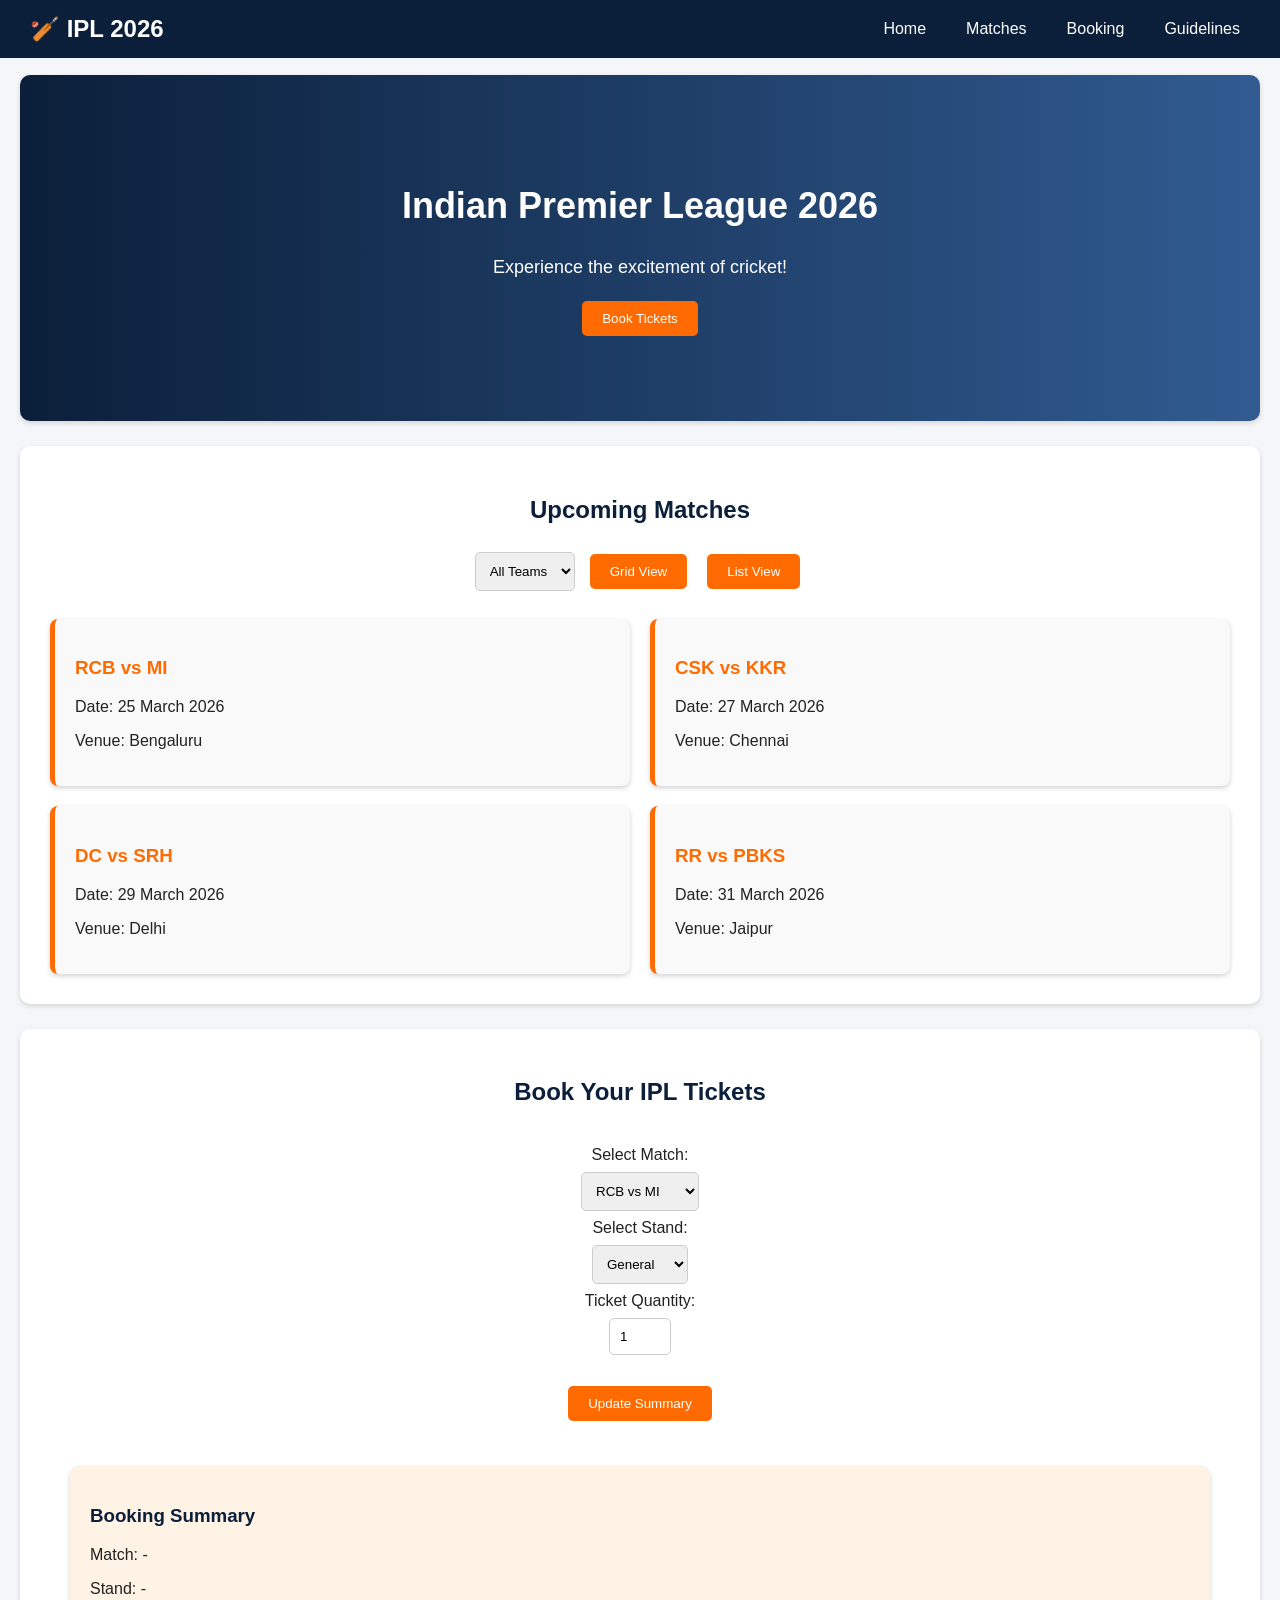
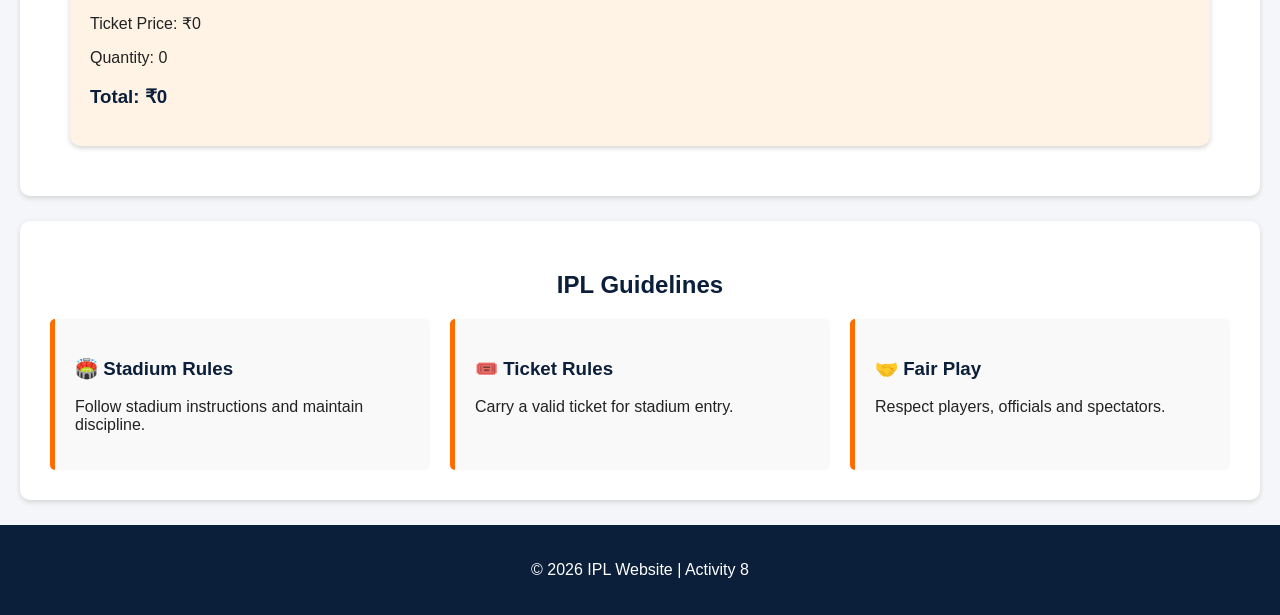
<file: IPL ticket booking/index.html>
<!DOCTYPE html>
<html lang="en">
<head>
    <meta charset="UTF-8">
    <meta name="viewport" content="width=device-width, initial-scale=1.0">
    <title>IPL 2026 Website</title>
    <link rel="stylesheet" href="styles.css">
</head>
<body>

    <!-- Navigation -->
    <header>
        <nav class="navbar">
            <div class="logo">🏏 IPL 2026</div>

            <button class="menu-toggle" id="menuToggle">☰</button>

            <ul class="nav-links" id="navLinks">
                <li><a href="#home">Home</a></li>
                <li><a href="#matches">Matches</a></li>
                <li><a href="#booking">Booking</a></li>
                <li><a href="#guidelines">Guidelines</a></li>
            </ul>
        </nav>
    </header>

    <!-- Home -->
    <section id="home" class="hero">
        <h1>Indian Premier League 2026</h1>
        <p>Experience the excitement of cricket!</p>
        <button onclick="scrollToBooking()">Book Tickets</button>
    </section>

    <!-- Match Schedule -->
    <section id="matches">
        <h2>Upcoming Matches</h2>

        <div class="controls">
            <select id="teamFilter">
                <option value="all">All Teams</option>
                <option value="RCB">RCB</option>
                <option value="MI">MI</option>
                <option value="CSK">CSK</option>
                <option value="KKR">KKR</option>
                <option value="DC">DC</option>
                <option value="SRH">SRH</option>
                <option value="RR">RR</option>
                <option value="PBKS">PBKS</option>
            </select>

            <button id="gridBtn">Grid View</button>
            <button id="listBtn">List View</button>
        </div>

        <div class="match-grid" id="matchContainer">

            <div class="match-card" data-teams="RCB MI">
                <h3>RCB vs MI</h3>
                <p>Date: 25 March 2026</p>
                <p>Venue: Bengaluru</p>
            </div>

            <div class="match-card" data-teams="CSK KKR">
                <h3>CSK vs KKR</h3>
                <p>Date: 27 March 2026</p>
                <p>Venue: Chennai</p>
            </div>

            <div class="match-card" data-teams="DC SRH">
                <h3>DC vs SRH</h3>
                <p>Date: 29 March 2026</p>
                <p>Venue: Delhi</p>
            </div>

            <div class="match-card" data-teams="RR PBKS">
                <h3>RR vs PBKS</h3>
                <p>Date: 31 March 2026</p>
                <p>Venue: Jaipur</p>
            </div>

        </div>
    </section>

    <!-- Booking Form -->
    <section id="booking">
        <h2>Book Your IPL Tickets</h2>

        <form id="bookingForm">
            <label for="match">Select Match:</label><br>
            <select id="match">
                <option value="RCB vs MI">RCB vs MI</option>
                <option value="CSK vs KKR">CSK vs KKR</option>
                <option value="DC vs SRH">DC vs SRH</option>
                <option value="RR vs PBKS">RR vs PBKS</option>
            </select>

            <br>

            <label for="stand">Select Stand:</label><br>
            <select id="stand">
                <option value="General">General</option>
                <option value="Premium">Premium</option>
                <option value="VIP">VIP</option>
            </select>

            <br>

            <label for="quantity">Ticket Quantity:</label><br>
            <input type="number" id="quantity" min="1" max="10" value="1">

            <br><br>

            <button type="button" id="updateBooking">Update Summary</button>
        </form>

        <aside>
            <h3>Booking Summary</h3>
            <p>Match: <span id="summaryMatch">-</span></p>
            <p>Stand: <span id="summaryStand">-</span></p>
            <p>Ticket Price: ₹<span id="summaryPrice">0</span></p>
            <p>Quantity: <span id="summaryQuantity">0</span></p>
            <h3>Total: ₹<span id="summaryTotal">0</span></h3>
        </aside>
    </section>

    <!-- Guidelines -->
    <section id="guidelines">
        <h2>IPL Guidelines</h2>

        <div class="guidelines-grid">
            <article>
                <h3>🏟️ Stadium Rules</h3>
                <p>Follow stadium instructions and maintain discipline.</p>
            </article>

            <article>
                <h3>🎟️ Ticket Rules</h3>
                <p>Carry a valid ticket for stadium entry.</p>
            </article>

            <article>
                <h3>🤝 Fair Play</h3>
                <p>Respect players, officials and spectators.</p>
            </article>
        </div>
    </section>

    <!-- Toast Notification -->
    <div id="toast" style="display:none;"></div>

    <!-- Footer -->
    <footer>
        <p>© 2026 IPL Website | Activity 8</p>
    </footer>

    <script src="app.js"></script>

</body>
</html>
</file>
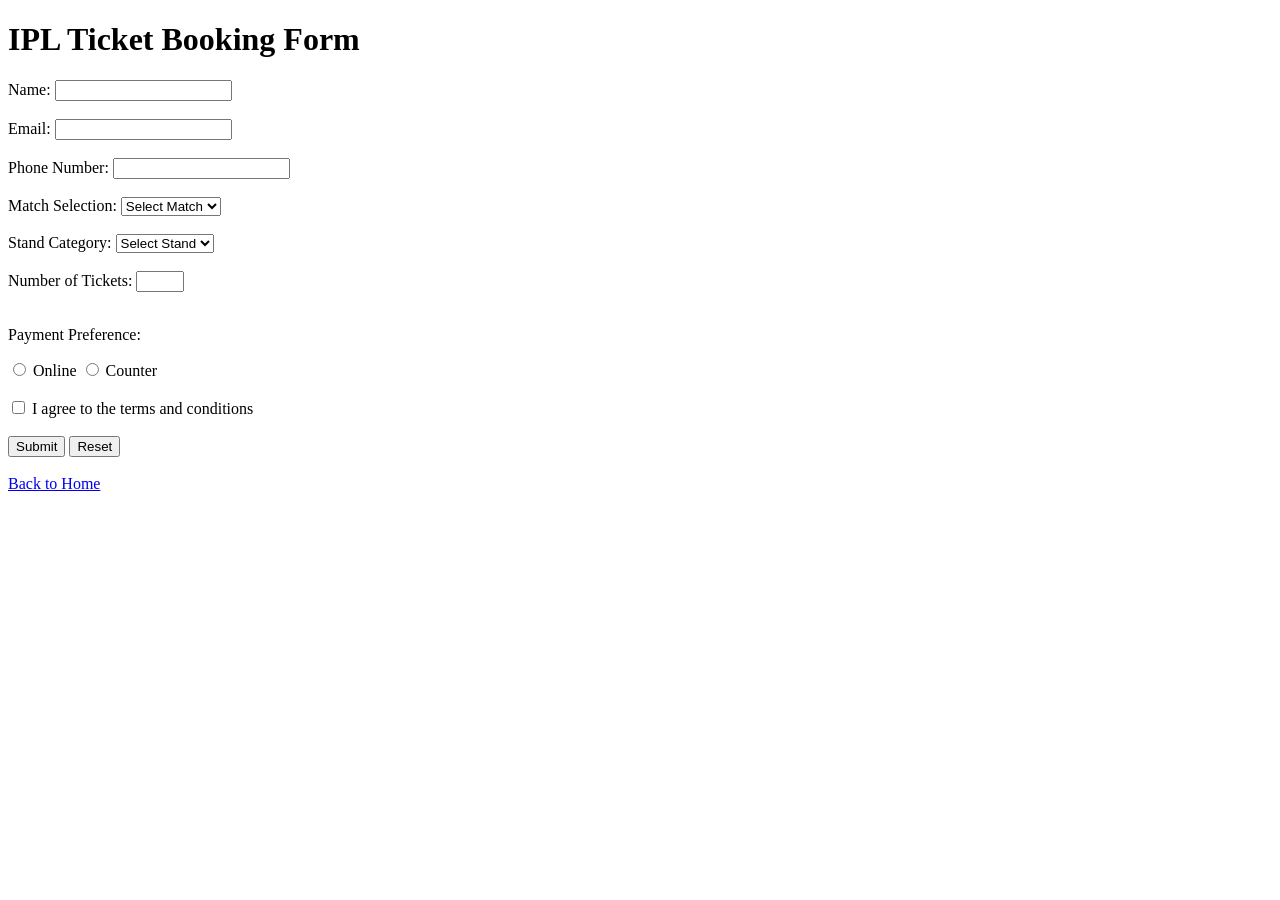
<file: IPL ticket booking/Booking.html>
<!DOCTYPE html>
<html lang="en">
<head>
    <meta charset="UTF-8">
    <title>IPL Ticket Booking Form</title>
</head>
<body>

    <h1>IPL Ticket Booking Form</h1>

    <form>

        <label for="name">Name:</label>
        <input type="text" id="name" name="name"
               required minlength="3" maxlength="30">
        <br><br>

        <label for="email">Email:</label>
        <input type="email" id="email" name="email" required>
        <br><br>

        <label for="phone">Phone Number:</label>
        <input type="tel" id="phone" name="phone"
               pattern="[0-9]{10}" required>
        <br><br>

        <label for="match">Match Selection:</label>
        <select id="match" name="match" required>
            <option value="">Select Match</option>
            <option>RCB vs CSK</option>
            <option>MI vs KKR</option>
            <option>SRH vs RCB</option>
        </select>
        <br><br>

        <label for="stand">Stand Category:</label>
        <select id="stand" name="stand" required>
            <option value="">Select Stand</option>
            <option>General</option>
            <option>Premium</option>
            <option>VIP</option>
        </select>
        <br><br>

        <label for="tickets">Number of Tickets:</label>
        <input type="number" id="tickets" name="tickets"
               min="1" max="10" required>
        <br><br>

        <p>Payment Preference:</p>
        <input type="radio" id="online" name="payment"
               value="online" required>
        <label for="online">Online</label>

        <input type="radio" id="counter" name="payment"
               value="counter">
        <label for="counter">Counter</label>
        <br><br>

        <input type="checkbox" id="terms" required>
        <label for="terms">I agree to the terms and conditions</label>
        <br><br>

        <button type="submit">Submit</button>
        <button type="reset">Reset</button>

    </form>

    <br>
    <a href="index.html">Back to Home</a>

</body>
</html>
</file>
<file: IPL ticket booking/styles.css>
/* CSS Variables */
:root {
    --primary-color: #0b1f3a;
    --accent-color: #ff6b00;
    --background-color: #f4f6f9;
    --text-color: #222222;
}

/* General Styling */
* {
    box-sizing: border-box;
}

html {
    scroll-behavior: smooth;
}

body {
    font-family: Arial, sans-serif;
    background-color: var(--background-color);
    color: var(--text-color);
    margin: 0;
}

/* Navigation using Flexbox */
.navbar {
    background-color: var(--primary-color);
    display: flex;
    justify-content: space-between;
    align-items: center;
    padding: 15px 30px;
    position: fixed;
    top: 0;
    width: 100%;
    z-index: 1000;
}

.logo {
    color: white;
    font-size: 24px;
    font-weight: bold;
}

.nav-links {
    display: flex;
    gap: 20px;
    list-style: none;
    margin: 0;
}

.nav-links a {
    color: white;
    text-decoration: none;
    padding: 10px;
}

.nav-links a:hover {
    background-color: var(--accent-color);
    border-radius: 5px;
}

/* Hamburger Menu */
.menu-toggle {
    display: none;
    font-size: 24px;
}

/* Sections */
section {
    background-color: white;
    padding: 30px;
    margin: 25px 20px;
    border-radius: 10px;
    box-shadow: 0 2px 5px lightgray;
    scroll-margin-top: 75px;
}

h1, h2, h3 {
    color: var(--primary-color);
}

h2 {
    text-align: center;
}

/* Hero Section */
.hero {
    background: linear-gradient(to right, #0b1f3a, #315b91);
    color: white;
    text-align: center;
    padding: 80px 20px;
    margin-top: 75px;
}

.hero h1 {
    color: white;
    font-size: 36px;
}

.hero p {
    font-size: 18px;
}

/* Buttons */
button {
    background-color: var(--accent-color);
    color: white;
    padding: 10px 20px;
    border: none;
    border-radius: 5px;
    cursor: pointer;
    margin: 5px;
}

button:hover {
    background-color: #cc5500;
}

/* Match Controls */
.controls {
    display: flex;
    justify-content: center;
    align-items: center;
    flex-wrap: wrap;
    gap: 10px;
    margin: 20px 0;
}

select, input {
    padding: 10px;
    margin: 8px 0;
    border: 1px solid #cccccc;
    border-radius: 5px;
}

/* Match Cards using CSS Grid */
.match-grid {
    display: grid;
    grid-template-columns: repeat(2, 1fr);
    gap: 20px;
}

.match-card {
    background-color: #f9f9f9;
    border-left: 5px solid var(--accent-color);
    padding: 20px;
    border-radius: 8px;
    box-shadow: 0 2px 5px lightgray;
}

.match-card h3 {
    color: var(--accent-color);
}

/* List View */
.match-grid.list-view {
    display: flex;
    flex-direction: column;
}

.match-grid.list-view .match-card {
    width: 100%;
}

/* Booking Form */
form {
    padding: 20px;
    text-align: center;
}

aside {
    background-color: #fff3e6;
    padding: 20px;
    margin: 20px;
    border-radius: 10px;
    box-shadow: 0 2px 5px lightgray;
}

/* Guidelines using CSS Grid */
.guidelines-grid {
    display: grid;
    grid-template-columns: repeat(3, 1fr);
    gap: 20px;
}

article {
    background-color: #f9f9f9;
    padding: 20px;
    border-left: 5px solid var(--accent-color);
    border-radius: 5px;
}

/* Toast */
#toast {
    position: fixed;
    bottom: 20px;
    right: 20px;
    background-color: var(--primary-color);
    color: white;
    padding: 15px 25px;
    border-radius: 5px;
    z-index: 2000;
}

/* Footer */
footer {
    background-color: var(--primary-color);
    color: white;
    text-align: center;
    padding: 20px;
}

/* Tablet Responsive Layout */
@media screen and (max-width: 768px) {

    .match-grid {
        grid-template-columns: 1fr;
    }

    .guidelines-grid {
        grid-template-columns: repeat(2, 1fr);
    }

    .navbar {
        padding: 15px;
    }

    .logo {
        font-size: 20px;
    }
}

/* Mobile Responsive Layout */
@media screen and (max-width: 600px) {

    .navbar {
        flex-wrap: wrap;
    }

    .menu-toggle {
        display: block;
    }

    .nav-links {
        display: none;
        flex-direction: column;
        width: 100%;
        text-align: center;
        padding: 15px 0;
    }

    .nav-links.active {
        display: flex;
    }

    .match-grid {
        grid-template-columns: 1fr;
    }

    .guidelines-grid {
        grid-template-columns: 1fr;
    }

    .hero h1 {
        font-size: 25px;
    }

    section {
        margin: 15px 10px;
        padding: 20px;
    }

    .controls {
        flex-direction: column;
    }

    .controls select,
    .controls button {
        width: 100%;
    }
}
</file>
